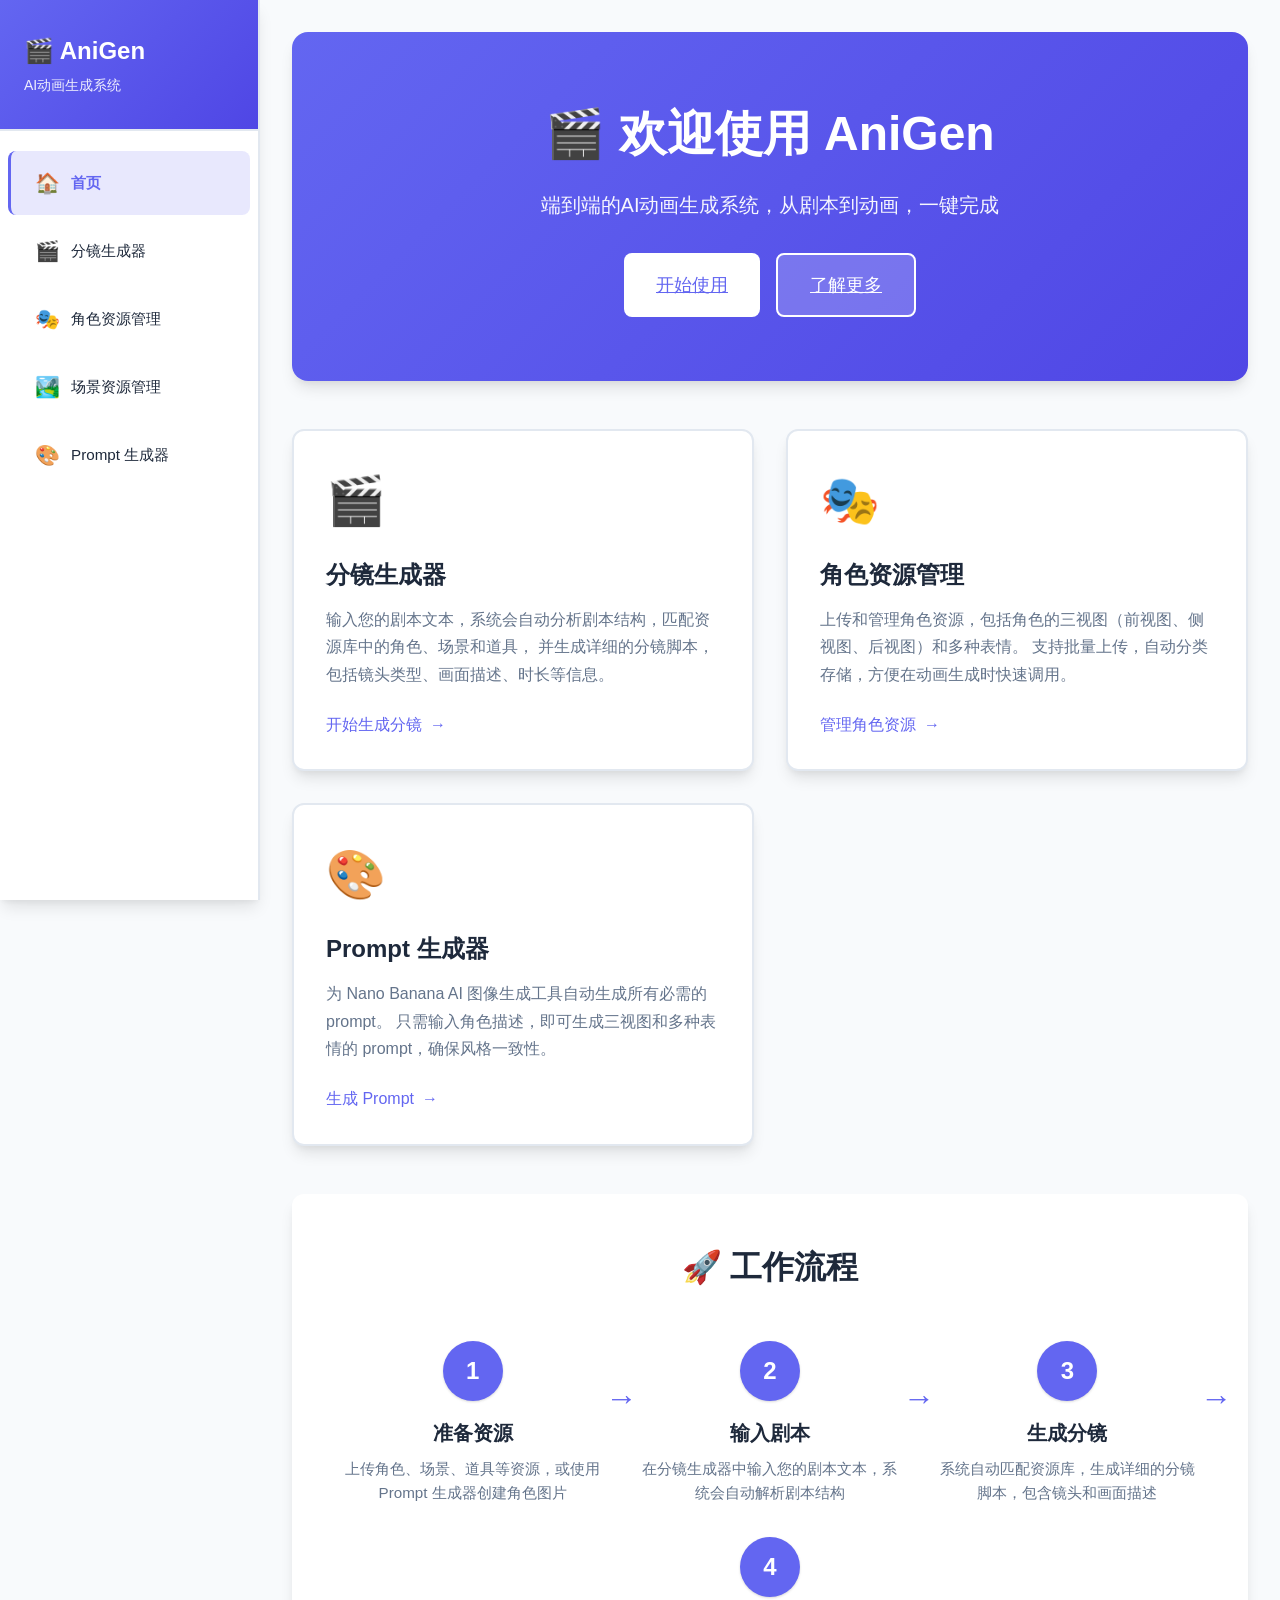
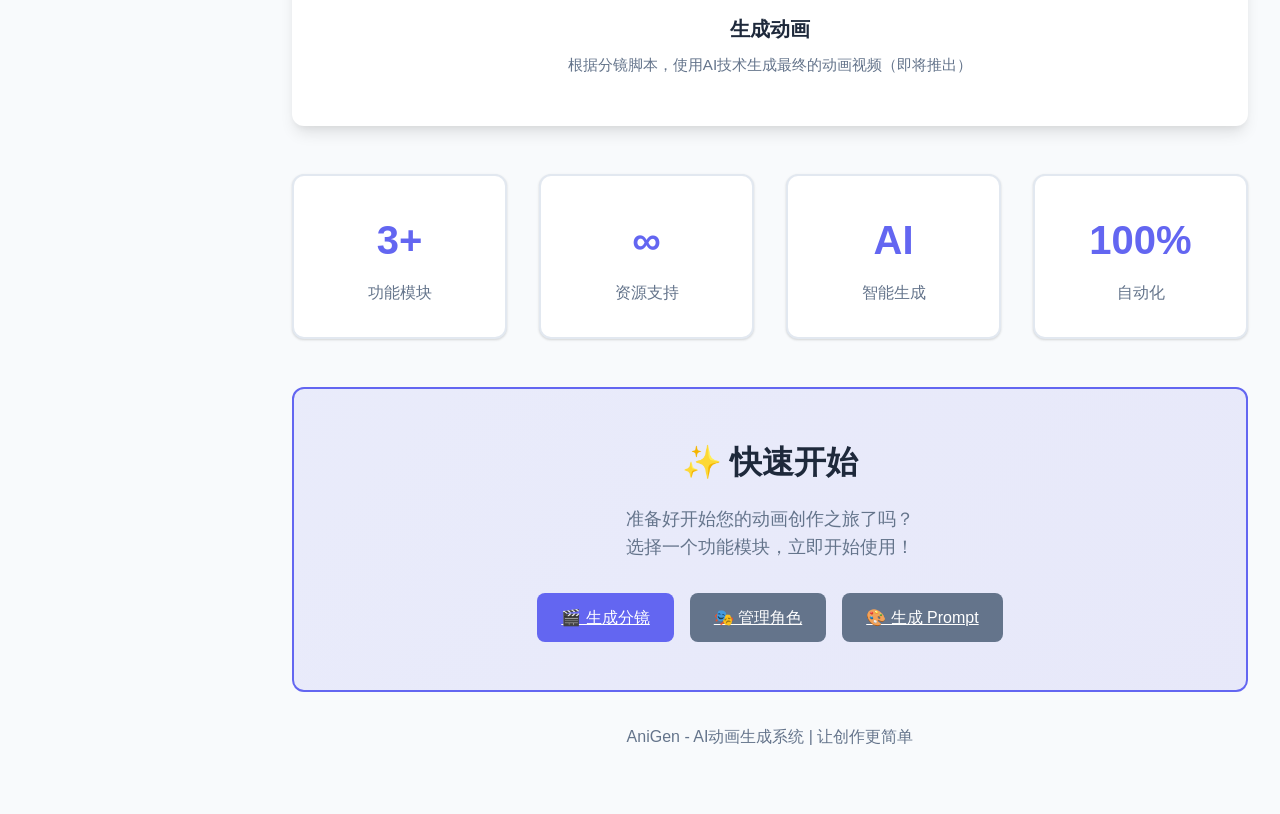
<file: web/index.html>
<!DOCTYPE html>
<html lang="zh-CN">
<head>
    <meta charset="UTF-8">
    <meta name="viewport" content="width=device-width, initial-scale=1.0">
    <title>欢迎 - AniGen AI动画生成系统</title>
    <link rel="stylesheet" href="./styles.css">
    <style>
        .hero-section {
            text-align: center;
            padding: 4rem 2rem;
            background: linear-gradient(135deg, var(--primary-color) 0%, var(--primary-hover) 100%);
            color: white;
            border-radius: 16px;
            margin-bottom: 3rem;
            box-shadow: var(--shadow-lg);
        }

        .hero-section h1 {
            font-size: 3rem;
            margin-bottom: 1rem;
            color: white;
        }

        .hero-section .subtitle {
            font-size: 1.25rem;
            color: rgba(255, 255, 255, 0.95);
            margin-bottom: 2rem;
        }

        .hero-actions {
            display: flex;
            gap: 1rem;
            justify-content: center;
            flex-wrap: wrap;
        }

        .hero-actions .btn {
            padding: 1rem 2rem;
            font-size: 1.1rem;
        }

        .features-grid {
            display: grid;
            grid-template-columns: repeat(auto-fit, minmax(300px, 1fr));
            gap: 2rem;
            margin-bottom: 3rem;
        }

        .feature-card {
            background: var(--surface);
            border-radius: 12px;
            padding: 2rem;
            box-shadow: var(--shadow-lg);
            transition: transform 0.3s, box-shadow 0.3s;
            border: 2px solid var(--border-color);
        }

        .feature-card:hover {
            transform: translateY(-4px);
            box-shadow: 0 20px 25px -5px rgba(0, 0, 0, 0.1), 0 10px 10px -5px rgba(0, 0, 0, 0.04);
        }

        .feature-icon {
            font-size: 3rem;
            margin-bottom: 1rem;
            display: block;
        }

        .feature-card h3 {
            font-size: 1.5rem;
            color: var(--text-primary);
            margin-bottom: 0.75rem;
        }

        .feature-card p {
            color: var(--text-secondary);
            line-height: 1.7;
            margin-bottom: 1.5rem;
        }

        .feature-link {
            display: inline-flex;
            align-items: center;
            color: var(--primary-color);
            text-decoration: none;
            font-weight: 500;
            transition: color 0.2s;
        }

        .feature-link:hover {
            color: var(--primary-hover);
        }

        .feature-link::after {
            content: "→";
            margin-left: 0.5rem;
            transition: transform 0.2s;
        }

        .feature-link:hover::after {
            transform: translateX(4px);
        }

        .workflow-section {
            background: var(--surface);
            border-radius: 12px;
            padding: 3rem;
            margin-bottom: 3rem;
            box-shadow: var(--shadow-lg);
        }

        .workflow-section h2 {
            text-align: center;
            font-size: 2rem;
            margin-bottom: 3rem;
            color: var(--text-primary);
        }

        .workflow-steps {
            display: flex;
            justify-content: space-between;
            align-items: flex-start;
            flex-wrap: wrap;
            gap: 2rem;
            position: relative;
        }

        .workflow-step {
            flex: 1;
            min-width: 200px;
            text-align: center;
            position: relative;
        }

        .workflow-step::after {
            content: "→";
            position: absolute;
            right: -2rem;
            top: 2rem;
            font-size: 2rem;
            color: var(--primary-color);
        }

        .workflow-step:last-child::after {
            display: none;
        }

        .step-number {
            width: 60px;
            height: 60px;
            border-radius: 50%;
            background: var(--primary-color);
            color: white;
            display: flex;
            align-items: center;
            justify-content: center;
            font-size: 1.5rem;
            font-weight: 700;
            margin: 0 auto 1rem;
            box-shadow: var(--shadow);
        }

        .step-title {
            font-size: 1.25rem;
            font-weight: 600;
            color: var(--text-primary);
            margin-bottom: 0.5rem;
        }

        .step-description {
            color: var(--text-secondary);
            font-size: 0.95rem;
            line-height: 1.6;
        }

        .stats-section {
            display: grid;
            grid-template-columns: repeat(auto-fit, minmax(200px, 1fr));
            gap: 2rem;
            margin-bottom: 3rem;
        }

        .stat-card {
            background: var(--surface);
            border-radius: 12px;
            padding: 2rem;
            text-align: center;
            box-shadow: var(--shadow);
            border: 2px solid var(--border-color);
        }

        .stat-value {
            font-size: 2.5rem;
            font-weight: 700;
            color: var(--primary-color);
            margin-bottom: 0.5rem;
        }

        .stat-label {
            color: var(--text-secondary);
            font-size: 1rem;
        }

        .quick-start-section {
            background: linear-gradient(135deg, rgba(99, 102, 241, 0.1) 0%, rgba(79, 70, 229, 0.1) 100%);
            border-radius: 12px;
            padding: 3rem;
            text-align: center;
            border: 2px solid var(--primary-color);
        }

        .quick-start-section h2 {
            font-size: 2rem;
            margin-bottom: 1rem;
            color: var(--text-primary);
        }

        .quick-start-section p {
            color: var(--text-secondary);
            font-size: 1.1rem;
            margin-bottom: 2rem;
        }

        @media (max-width: 768px) {
            .hero-section h1 {
                font-size: 2rem;
            }

            .hero-section .subtitle {
                font-size: 1rem;
            }

            .workflow-step::after {
                display: none;
            }

            .workflow-steps {
                flex-direction: column;
            }

            .features-grid {
                grid-template-columns: 1fr;
            }
        }
    </style>
</head>
<body>
    <!-- 应用布局 -->
    <div class="app-layout">
        <!-- 移动端菜单按钮 -->
        <button id="mobile-menu-toggle" class="mobile-menu-toggle">☰</button>
        
        <!-- 侧边栏遮罩（移动端） -->
        <div id="sidebar-overlay" class="sidebar-overlay"></div>
        
        <!-- 侧边栏 -->
        <aside id="sidebar" class="sidebar">
            <div class="sidebar-header">
                <h1 class="sidebar-logo">🎬 AniGen</h1>
                <p class="sidebar-subtitle">AI动画生成系统</p>
            </div>
            <nav id="sidebar-menu" class="sidebar-menu">
                <!-- 菜单项将通过 menu-config.js 动态生成 -->
            </nav>
        </aside>
        
        <!-- 主内容区域 -->
        <main class="main-content-wrapper">
            <div class="container">
                <!-- 欢迎横幅 -->
                <section class="hero-section">
                    <h1>🎬 欢迎使用 AniGen</h1>
                    <p class="subtitle">端到端的AI动画生成系统，从剧本到动画，一键完成</p>
                    <div class="hero-actions">
                        <a href="./storyboard-generator.html" class="btn btn-primary" style="background: white; color: var(--primary-color);">
                            开始使用
                        </a>
                        <a href="#features" class="btn" style="background: rgba(255, 255, 255, 0.2); color: white; border: 2px solid white;">
                            了解更多
                        </a>
                    </div>
                </section>

                <!-- 功能模块 -->
                <section id="features" class="features-grid">
                    <div class="feature-card">
                        <span class="feature-icon">🎬</span>
                        <h3>分镜生成器</h3>
                        <p>
                            输入您的剧本文本，系统会自动分析剧本结构，匹配资源库中的角色、场景和道具，
                            并生成详细的分镜脚本，包括镜头类型、画面描述、时长等信息。
                        </p>
                        <a href="./storyboard-generator.html" class="feature-link">
                            开始生成分镜
                        </a>
                    </div>

                    <div class="feature-card">
                        <span class="feature-icon">🎭</span>
                        <h3>角色资源管理</h3>
                        <p>
                            上传和管理角色资源，包括角色的三视图（前视图、侧视图、后视图）和多种表情。
                            支持批量上传，自动分类存储，方便在动画生成时快速调用。
                        </p>
                        <a href="./character-upload.html" class="feature-link">
                            管理角色资源
                        </a>
                    </div>

                    <div class="feature-card">
                        <span class="feature-icon">🎨</span>
                        <h3>Prompt 生成器</h3>
                        <p>
                            为 Nano Banana AI 图像生成工具自动生成所有必需的 prompt。
                            只需输入角色描述，即可生成三视图和多种表情的 prompt，确保风格一致性。
                        </p>
                        <a href="./prompt-generator.html" class="feature-link">
                            生成 Prompt
                        </a>
                    </div>
                </section>

                <!-- 工作流程 -->
                <section class="workflow-section">
                    <h2>🚀 工作流程</h2>
                    <div class="workflow-steps">
                        <div class="workflow-step">
                            <div class="step-number">1</div>
                            <div class="step-title">准备资源</div>
                            <div class="step-description">
                                上传角色、场景、道具等资源，或使用 Prompt 生成器创建角色图片
                            </div>
                        </div>
                        <div class="workflow-step">
                            <div class="step-number">2</div>
                            <div class="step-title">输入剧本</div>
                            <div class="step-description">
                                在分镜生成器中输入您的剧本文本，系统会自动解析剧本结构
                            </div>
                        </div>
                        <div class="workflow-step">
                            <div class="step-number">3</div>
                            <div class="step-title">生成分镜</div>
                            <div class="step-description">
                                系统自动匹配资源库，生成详细的分镜脚本，包含镜头和画面描述
                            </div>
                        </div>
                        <div class="workflow-step">
                            <div class="step-number">4</div>
                            <div class="step-title">生成动画</div>
                            <div class="step-description">
                                根据分镜脚本，使用AI技术生成最终的动画视频（即将推出）
                            </div>
                        </div>
                    </div>
                </section>

                <!-- 统计数据 -->
                <section class="stats-section">
                    <div class="stat-card">
                        <div class="stat-value">3+</div>
                        <div class="stat-label">功能模块</div>
                    </div>
                    <div class="stat-card">
                        <div class="stat-value">∞</div>
                        <div class="stat-label">资源支持</div>
                    </div>
                    <div class="stat-card">
                        <div class="stat-value">AI</div>
                        <div class="stat-label">智能生成</div>
                    </div>
                    <div class="stat-card">
                        <div class="stat-value">100%</div>
                        <div class="stat-label">自动化</div>
                    </div>
                </section>

                <!-- 快速开始 -->
                <section class="quick-start-section">
                    <h2>✨ 快速开始</h2>
                    <p>
                        准备好开始您的动画创作之旅了吗？<br>
                        选择一个功能模块，立即开始使用！
                    </p>
                    <div style="display: flex; gap: 1rem; justify-content: center; flex-wrap: wrap; margin-top: 2rem;">
                        <a href="./storyboard-generator.html" class="btn btn-primary">
                            🎬 生成分镜
                        </a>
                        <a href="./character-upload.html" class="btn btn-secondary">
                            🎭 管理角色
                        </a>
                        <a href="./prompt-generator.html" class="btn btn-secondary">
                            🎨 生成 Prompt
                        </a>
                    </div>
                </section>

                <footer>
                    <p>AniGen - AI动画生成系统 | 让创作更简单</p>
                </footer>
            </div>
        </main>
    </div>

    <script src="./menu-config.js"></script>
</body>
</html>
</file>
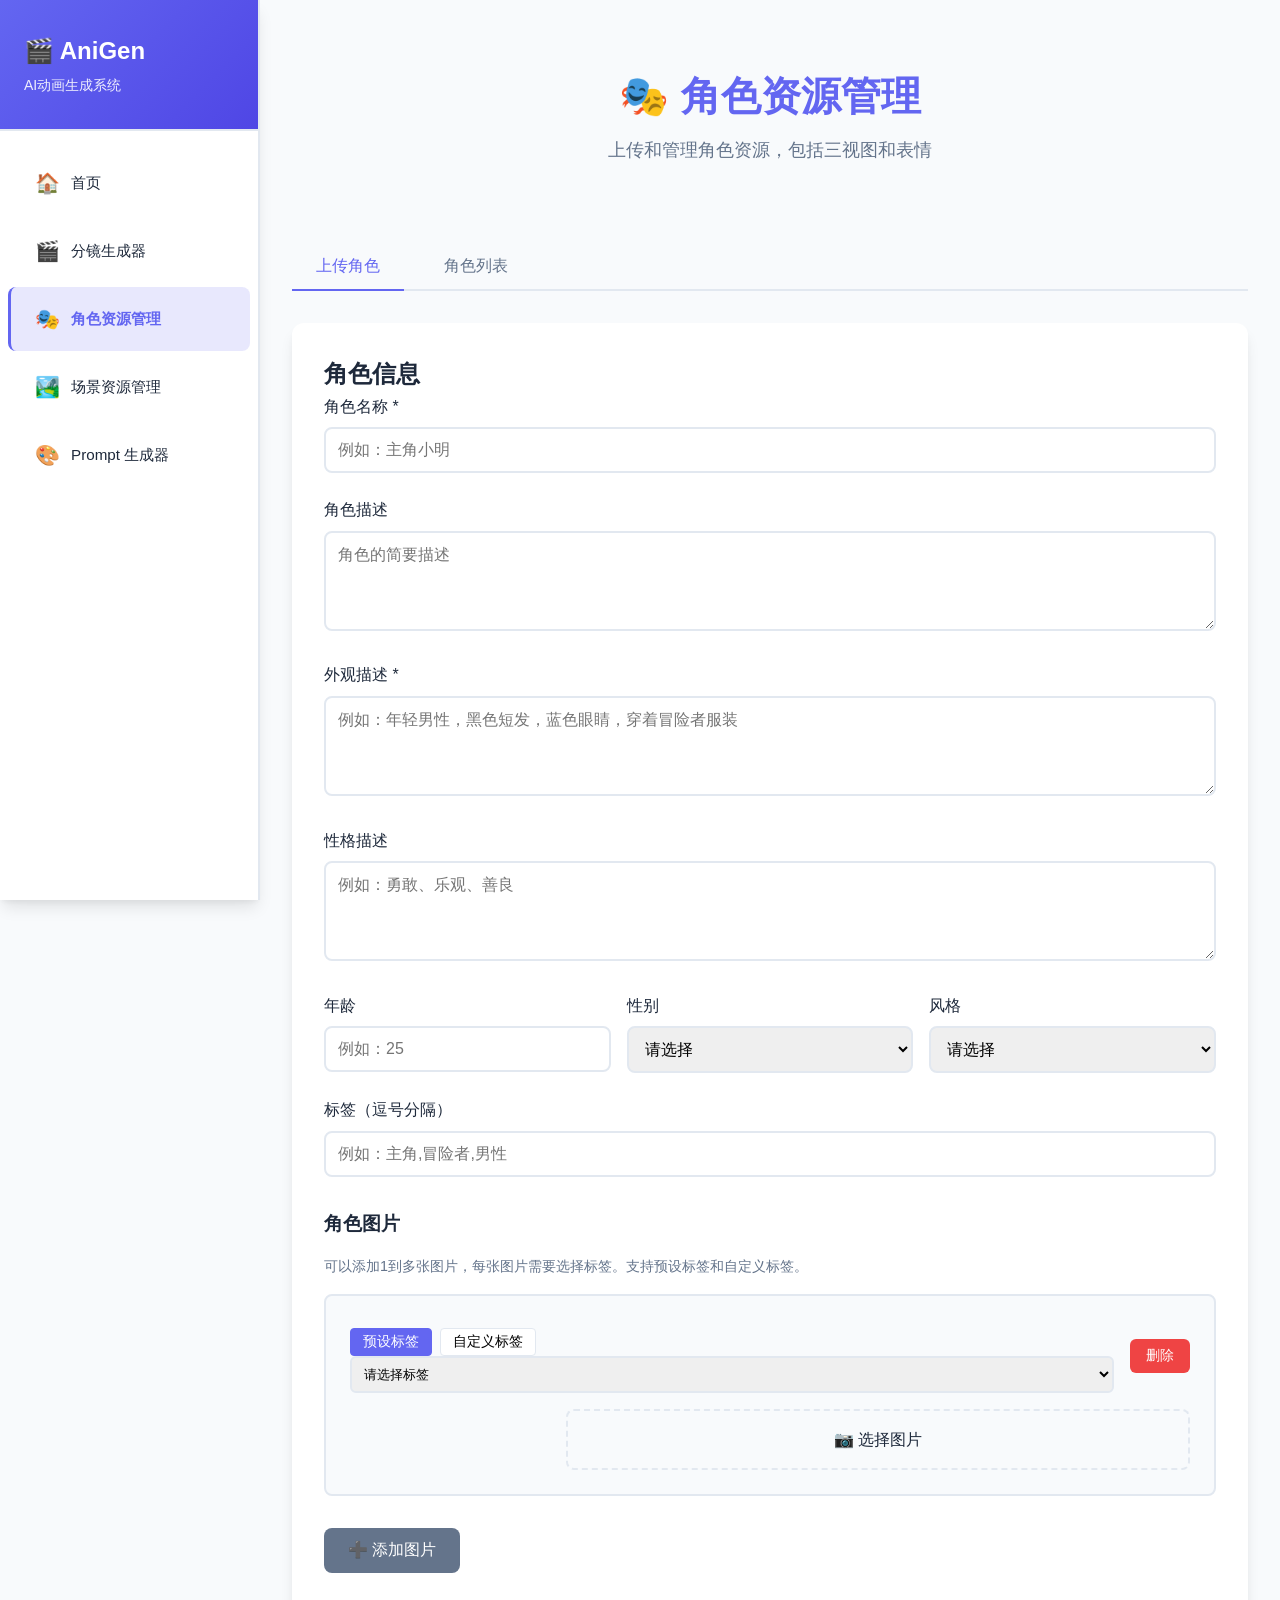
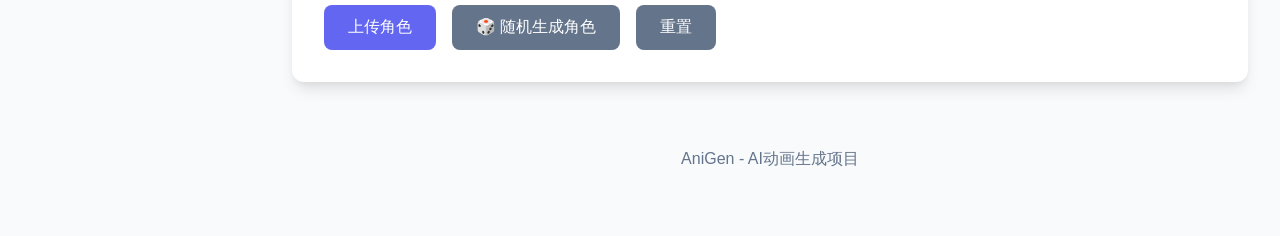
<file: web/character-upload.html>
<!DOCTYPE html>
<html lang="zh-CN">
<head>
    <meta charset="UTF-8">
    <meta name="viewport" content="width=device-width, initial-scale=1.0">
    <title>角色资源上传 - AniGen</title>
    <link rel="stylesheet" href="./styles.css">
    <style>
        .upload-section {
            background: var(--surface);
            border-radius: 12px;
            padding: 2rem;
            box-shadow: var(--shadow-lg);
            margin-bottom: 2rem;
        }

        .file-upload-group {
            margin-bottom: 1.5rem;
        }

        .file-upload-label {
            display: block;
            margin-bottom: 0.5rem;
            font-weight: 500;
            color: var(--text-primary);
        }

        .file-input-wrapper {
            position: relative;
            display: inline-block;
            width: 100%;
        }

        .file-input {
            position: absolute;
            opacity: 0;
            width: 100%;
            height: 100%;
            cursor: pointer;
        }

        .file-input-button {
            display: flex;
            align-items: center;
            justify-content: center;
            padding: 1rem;
            border: 2px dashed var(--border-color);
            border-radius: 8px;
            background: var(--background);
            cursor: pointer;
            transition: all 0.2s;
        }

        .file-input-button:hover {
            border-color: var(--primary-color);
            background: rgba(99, 102, 241, 0.05);
        }

        .file-input-button.has-file {
            border-color: var(--success-color);
            background: rgba(16, 185, 129, 0.05);
        }

        .file-name {
            margin-left: 0.5rem;
            color: var(--text-secondary);
            font-size: 0.9rem;
        }

        .file-preview {
            margin-top: 0.5rem;
            max-width: 200px;
            max-height: 200px;
            border-radius: 6px;
            box-shadow: var(--shadow);
        }

        .expressions-upload {
            display: grid;
            grid-template-columns: repeat(auto-fill, minmax(200px, 1fr));
            gap: 1rem;
            margin-top: 1rem;
        }

        .expression-upload-item {
            display: flex;
            flex-direction: column;
            gap: 0.5rem;
        }

        .character-list {
            display: grid;
            gap: 1rem;
        }

        .character-card {
            background: var(--background);
            border: 2px solid var(--border-color);
            border-radius: 8px;
            padding: 1.5rem;
            transition: box-shadow 0.2s;
        }

        .character-card:hover {
            box-shadow: var(--shadow);
        }

        .character-header {
            display: flex;
            justify-content: space-between;
            align-items: start;
            margin-bottom: 1rem;
        }

        .character-name {
            font-size: 1.2rem;
            font-weight: 600;
            color: var(--text-primary);
        }

        .character-actions {
            display: flex;
            gap: 0.5rem;
        }

        .character-info {
            display: grid;
            grid-template-columns: repeat(auto-fit, minmax(200px, 1fr));
            gap: 1rem;
            margin-bottom: 1rem;
        }

        .info-item {
            display: flex;
            flex-direction: column;
        }

        .info-label {
            font-size: 0.875rem;
            color: var(--text-secondary);
            margin-bottom: 0.25rem;
        }

        .info-value {
            color: var(--text-primary);
        }

        .character-images {
            display: flex;
            gap: 1rem;
            flex-wrap: wrap;
            margin-top: 1rem;
        }

        .character-image {
            width: 100px;
            height: 100px;
            object-fit: cover;
            border-radius: 6px;
            box-shadow: var(--shadow);
        }

        .tabs {
            display: flex;
            gap: 1rem;
            margin-bottom: 2rem;
            border-bottom: 2px solid var(--border-color);
        }

        .tab {
            padding: 0.75rem 1.5rem;
            background: none;
            border: none;
            border-bottom: 2px solid transparent;
            cursor: pointer;
            font-size: 1rem;
            color: var(--text-secondary);
            transition: all 0.2s;
            margin-bottom: -2px;
        }

        .tab.active {
            color: var(--primary-color);
            border-bottom-color: var(--primary-color);
        }

        .tab-content {
            display: none;
        }

        .tab-content.active {
            display: block;
        }

        .loading {
            text-align: center;
            padding: 2rem;
            color: var(--text-secondary);
        }

        .success-message {
            padding: 1rem;
            background: rgba(16, 185, 129, 0.1);
            border: 1px solid var(--success-color);
            border-radius: 6px;
            color: #065f46;
            margin-bottom: 1rem;
        }

        .error-message {
            padding: 1rem;
            background: rgba(239, 68, 68, 0.1);
            border: 1px solid #ef4444;
            border-radius: 6px;
            color: #991b1b;
            margin-bottom: 1rem;
        }

        /* 图片项样式 */
        .image-item {
            background: var(--background);
            border: 2px solid var(--border-color);
            border-radius: 8px;
            padding: 1.5rem;
            margin-bottom: 1rem;
            position: relative;
        }

        .image-item-header {
            display: flex;
            justify-content: space-between;
            align-items: center;
            margin-bottom: 1rem;
        }

        .image-item-label {
            flex: 1;
            margin-right: 1rem;
        }

        .image-item-label select {
            width: 100%;
            padding: 0.5rem;
            border: 2px solid var(--border-color);
            border-radius: 6px;
        }

        .image-item-label input[type="text"] {
            width: 100%;
            padding: 0.5rem;
            border: 2px solid var(--border-color);
            border-radius: 6px;
            margin-top: 0.5rem;
        }

        .image-item-remove {
            background: #ef4444;
            color: white;
            border: none;
            border-radius: 6px;
            padding: 0.5rem 1rem;
            cursor: pointer;
            font-size: 0.875rem;
        }

        .image-item-remove:hover {
            background: #dc2626;
        }

        .image-item-content {
            display: grid;
            grid-template-columns: 200px 1fr;
            gap: 1rem;
            align-items: start;
        }

        .image-item-preview {
            width: 200px;
            height: 200px;
            object-fit: cover;
            border-radius: 6px;
            box-shadow: var(--shadow);
        }

        .image-item-info {
            display: flex;
            flex-direction: column;
            gap: 0.5rem;
        }

        .label-type-toggle {
            display: flex;
            gap: 0.5rem;
            margin-top: 0.5rem;
        }

        .label-type-toggle button {
            padding: 0.25rem 0.75rem;
            border: 1px solid var(--border-color);
            background: var(--surface);
            border-radius: 4px;
            cursor: pointer;
            font-size: 0.875rem;
        }

        .label-type-toggle button.active {
            background: var(--primary-color);
            color: white;
            border-color: var(--primary-color);
        }
    </style>
</head>
<body>
    <!-- 应用布局 -->
    <div class="app-layout">
        <!-- 移动端菜单按钮 -->
        <button id="mobile-menu-toggle" class="mobile-menu-toggle">☰</button>
        
        <!-- 侧边栏遮罩（移动端） -->
        <div id="sidebar-overlay" class="sidebar-overlay"></div>
        
        <!-- 侧边栏 -->
        <aside id="sidebar" class="sidebar">
            <div class="sidebar-header">
                <h1 class="sidebar-logo">🎬 AniGen</h1>
                <p class="sidebar-subtitle">AI动画生成系统</p>
            </div>
            <nav id="sidebar-menu" class="sidebar-menu">
                <!-- 菜单项将通过 menu-config.js 动态生成 -->
            </nav>
        </aside>
        
        <!-- 主内容区域 -->
        <main class="main-content-wrapper">
            <div class="container">
        <header>
            <h1>🎭 角色资源管理</h1>
            <p class="subtitle">上传和管理角色资源，包括三视图和表情</p>
        </header>

        <div class="tabs">
            <button class="tab active" data-tab="upload">上传角色</button>
            <button class="tab" data-tab="list">角色列表</button>
        </div>

        <!-- 上传标签页 -->
        <div class="tab-content active" id="uploadTab">
            <section class="upload-section">
                <h2>角色信息</h2>
                <form id="characterForm" enctype="multipart/form-data">
                    <div class="form-group">
                        <label for="name">角色名称 *</label>
                        <input type="text" id="name" name="name" required placeholder="例如：主角小明">
                    </div>

                    <div class="form-group">
                        <label for="description">角色描述</label>
                        <textarea id="description" name="description" rows="2" placeholder="角色的简要描述"></textarea>
                    </div>

                    <div class="form-group">
                        <label for="appearance">外观描述 *</label>
                        <textarea id="appearance" name="appearance" rows="3" required placeholder="例如：年轻男性，黑色短发，蓝色眼睛，穿着冒险者服装"></textarea>
                    </div>

                    <div class="form-group">
                        <label for="personality">性格描述</label>
                        <textarea id="personality" name="personality" rows="2" placeholder="例如：勇敢、乐观、善良"></textarea>
                    </div>

                    <div class="form-row">
                        <div class="form-group">
                            <label for="age">年龄</label>
                            <input type="number" id="age" name="age" min="1" max="200" placeholder="例如：25">
                        </div>

                        <div class="form-group">
                            <label for="gender">性别</label>
                            <select id="gender" name="gender">
                                <option value="">请选择</option>
                                <option value="男">男</option>
                                <option value="女">女</option>
                                <option value="其他">其他</option>
                            </select>
                        </div>

                        <div class="form-group">
                            <label for="style">风格</label>
                            <select id="style" name="style">
                                <option value="">请选择</option>
                                <option value="anime">Anime（二次元）</option>
                                <option value="cartoon">Cartoon（卡通）</option>
                                <option value="realistic">Realistic（写实）</option>
                                <option value="3D">3D</option>
                                <option value="pixar">Pixar</option>
                            </select>
                        </div>
                    </div>

                    <div class="form-group">
                        <label for="tags">标签（逗号分隔）</label>
                        <input type="text" id="tags" name="tags" placeholder="例如：主角,冒险者,男性">
                    </div>

                    <h3 style="margin-top: 2rem; margin-bottom: 1rem;">角色图片</h3>
                    <p style="margin-bottom: 1rem; color: var(--text-secondary); font-size: 0.9rem;">
                        可以添加1到多张图片，每张图片需要选择标签。支持预设标签和自定义标签。
                    </p>

                    <div id="imagesContainer">
                        <!-- 图片项将通过 JavaScript 动态添加 -->
                    </div>

                    <button type="button" class="btn btn-secondary" id="addImageBtn" style="margin-top: 1rem;">
                        ➕ 添加图片
                    </button>

                    <div class="form-actions">
                        <button type="submit" class="btn btn-primary">上传角色</button>
                        <button type="button" class="btn btn-secondary" id="randomBtn">🎲 随机生成角色</button>
                        <button type="reset" class="btn btn-secondary">重置</button>
                    </div>
                </form>

                <div id="messageArea"></div>
                
                <!-- 随机生成的角色预览 -->
                <div id="randomCharacterPreview" style="display: none; margin-top: 2rem;">
                    <h3>随机生成的角色</h3>
                    <div id="randomCharacterContent"></div>
                </div>
            </section>
        </div>

        <!-- 列表标签页 -->
        <div class="tab-content" id="listTab">
            <section class="upload-section">
                <div style="display: flex; justify-content: space-between; align-items: center; margin-bottom: 1.5rem;">
                    <h2>角色列表</h2>
                    <button class="btn btn-small" id="refreshBtn">刷新</button>
                </div>

                <div class="form-row" style="margin-bottom: 1.5rem;">
                    <div class="form-group">
                        <input type="text" id="searchKeyword" placeholder="搜索关键词...">
                    </div>
                    <div class="form-group">
                        <select id="filterStyle">
                            <option value="">所有风格</option>
                            <option value="anime">Anime</option>
                            <option value="cartoon">Cartoon</option>
                            <option value="realistic">Realistic</option>
                        </select>
                    </div>
                    <div class="form-group">
                        <button class="btn btn-primary" id="searchBtn">搜索</button>
                    </div>
                </div>

                <div class="loading" id="listLoading" style="display: none;">加载中...</div>
                <div class="character-list" id="characterList">
                    <!-- 角色列表将通过 JavaScript 动态生成 -->
                </div>
            </section>
        </div>

        <footer>
            <p>AniGen - AI动画生成项目</p>
        </footer>
            </div>
        </main>
    </div>

    <script src="./menu-config.js"></script>
    <script src="./character-upload.js"></script>
</body>
</html>
</file>
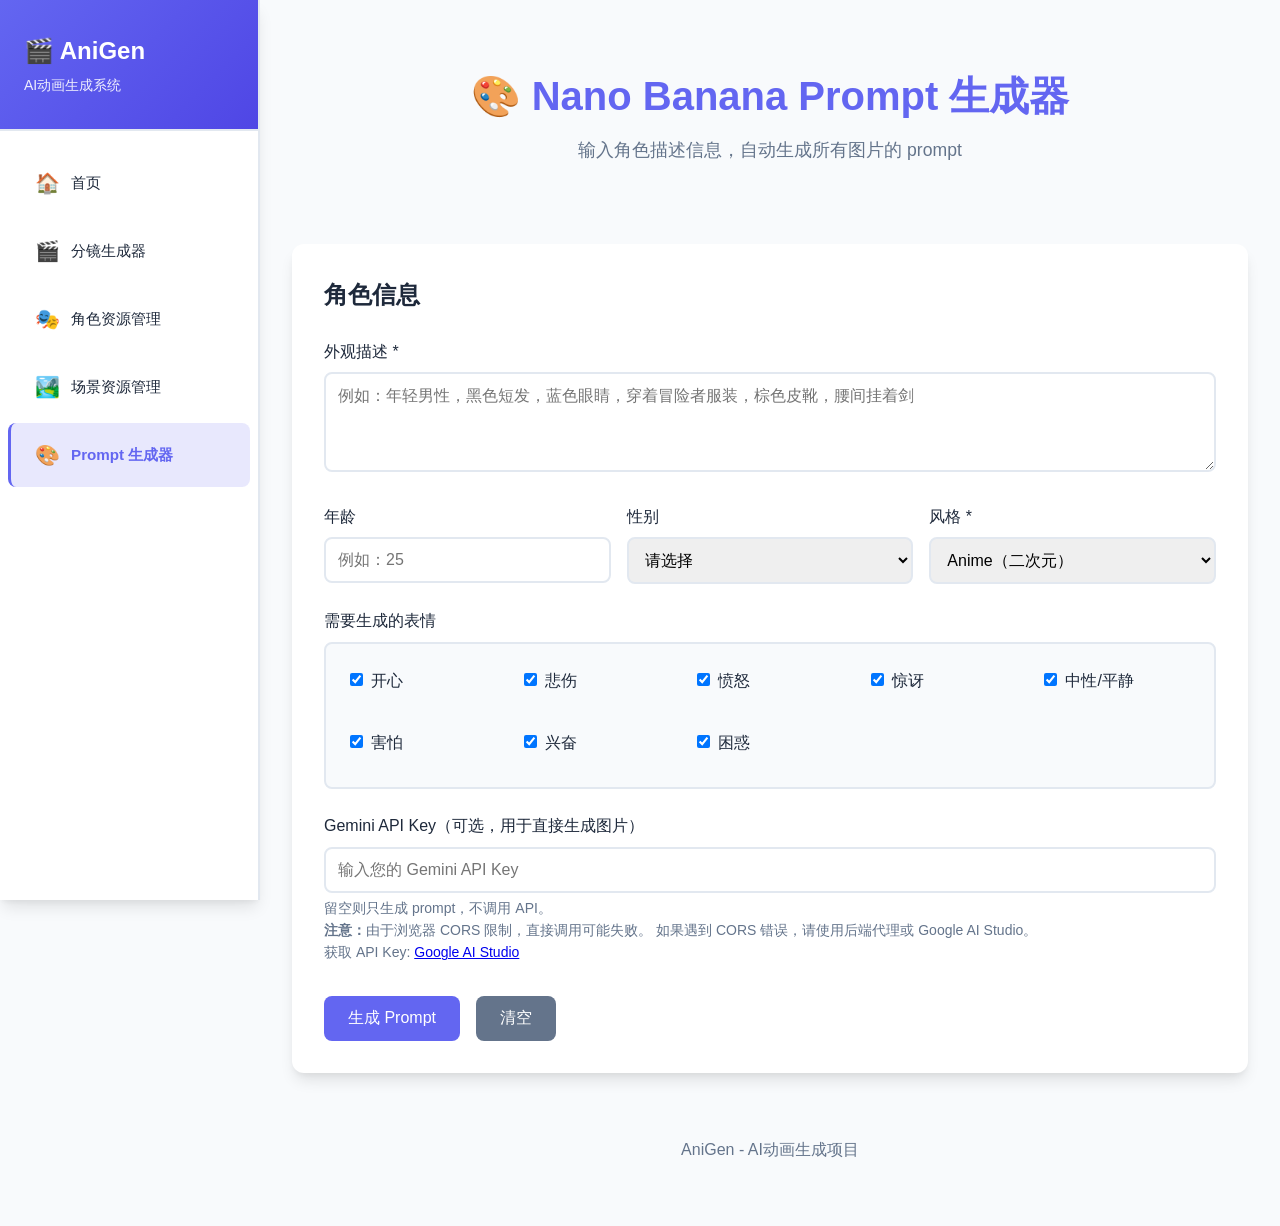
<file: web/prompt-generator.html>
<!DOCTYPE html>
<html lang="zh-CN">
<head>
    <meta charset="UTF-8">
    <meta name="viewport" content="width=device-width, initial-scale=1.0">
    <title>Nano Banana Prompt 生成器 - AniGen</title>
    <link rel="stylesheet" href="./styles.css">
</head>
<body>
    <!-- 应用布局 -->
    <div class="app-layout">
        <!-- 移动端菜单按钮 -->
        <button id="mobile-menu-toggle" class="mobile-menu-toggle">☰</button>
        
        <!-- 侧边栏遮罩（移动端） -->
        <div id="sidebar-overlay" class="sidebar-overlay"></div>
        
        <!-- 侧边栏 -->
        <aside id="sidebar" class="sidebar">
            <div class="sidebar-header">
                <h1 class="sidebar-logo">🎬 AniGen</h1>
                <p class="sidebar-subtitle">AI动画生成系统</p>
            </div>
            <nav id="sidebar-menu" class="sidebar-menu">
                <!-- 菜单项将通过 menu-config.js 动态生成 -->
            </nav>
        </aside>
        
        <!-- 主内容区域 -->
        <main class="main-content-wrapper">
            <div class="container">
        <header>
            <h1>🎨 Nano Banana Prompt 生成器</h1>
            <p class="subtitle">输入角色描述信息，自动生成所有图片的 prompt</p>
        </header>

        <div class="main-content">
            <!-- 输入表单 -->
            <section class="input-section">
                <h2>角色信息</h2>
                <form id="characterForm">
                    <div class="form-group">
                        <label for="appearance">外观描述 *</label>
                        <textarea 
                            id="appearance" 
                            name="appearance" 
                            rows="3" 
                            placeholder="例如：年轻男性，黑色短发，蓝色眼睛，穿着冒险者服装，棕色皮靴，腰间挂着剑"
                            required
                        ></textarea>
                    </div>

                    <div class="form-row">
                        <div class="form-group">
                            <label for="age">年龄</label>
                            <input 
                                type="number" 
                                id="age" 
                                name="age" 
                                min="1" 
                                max="200"
                                placeholder="例如：25"
                            >
                        </div>

                        <div class="form-group">
                            <label for="gender">性别</label>
                            <select id="gender" name="gender">
                                <option value="">请选择</option>
                                <option value="男">男</option>
                                <option value="女">女</option>
                                <option value="其他">其他</option>
                            </select>
                        </div>

                        <div class="form-group">
                            <label for="style">风格 *</label>
                            <select id="style" name="style" required>
                                <option value="anime">Anime（二次元）</option>
                                <option value="cartoon">Cartoon（卡通）</option>
                                <option value="realistic">Realistic（写实）</option>
                                <option value="3D">3D</option>
                                <option value="pixar">Pixar</option>
                            </select>
                        </div>
                    </div>

                    <div class="form-group">
                        <label>需要生成的表情</label>
                        <div class="expressions-grid" id="expressionsGrid">
                            <!-- 表情复选框将通过 JavaScript 动态生成 -->
                        </div>
                    </div>

                    <div class="form-group">
                        <label for="apiKey">Gemini API Key（可选，用于直接生成图片）</label>
                        <input 
                            type="password" 
                            id="apiKey" 
                            name="apiKey" 
                            placeholder="输入您的 Gemini API Key"
                        >
                        <small class="form-hint">
                            留空则只生成 prompt，不调用 API。
                            <br>
                            <strong>注意：</strong>由于浏览器 CORS 限制，直接调用可能失败。
                            如果遇到 CORS 错误，请使用后端代理或 Google AI Studio。
                            <br>
                            获取 API Key: <a href="https://aistudio.google.com/apikey" target="_blank">Google AI Studio</a>
                        </small>
                    </div>

                    <div class="form-actions">
                        <button type="submit" class="btn btn-primary">生成 Prompt</button>
                        <button type="button" class="btn btn-secondary" id="clearBtn">清空</button>
                    </div>
                </form>
            </section>

            <!-- 生成的 Prompt 显示区域 -->
            <section class="output-section" id="outputSection" style="display: none;">
                <div class="output-header">
                    <h2>生成的 Prompt</h2>
                    <div class="header-actions">
                        <button class="btn btn-small btn-generate" id="generateImagesBtn" style="display: none;">
                            <span class="btn-icon">🖼️</span> 生成图片
                        </button>
                        <button class="btn btn-small" id="copyAllBtn">复制全部</button>
                    </div>
                </div>

                <div class="prompts-container" id="promptsContainer">
                    <!-- Prompt 卡片将通过 JavaScript 动态生成 -->
                </div>
            </section>

            <!-- 图片生成区域 -->
            <section class="images-section" id="imagesSection" style="display: none;">
                <div class="output-header">
                    <h2>生成的图片</h2>
                    <button class="btn btn-small" id="downloadAllBtn" style="display: none;">下载全部</button>
                </div>
                <div class="images-container" id="imagesContainer">
                    <!-- 图片将通过 JavaScript 动态生成 -->
                </div>
            </section>
        </div>

        <footer>
            <p>AniGen - AI动画生成项目</p>
        </footer>
            </div>
        </main>
    </div>

    <script src="./menu-config.js"></script>
    <script src="./prompt-generator.js"></script>
</body>
</html>
</file>
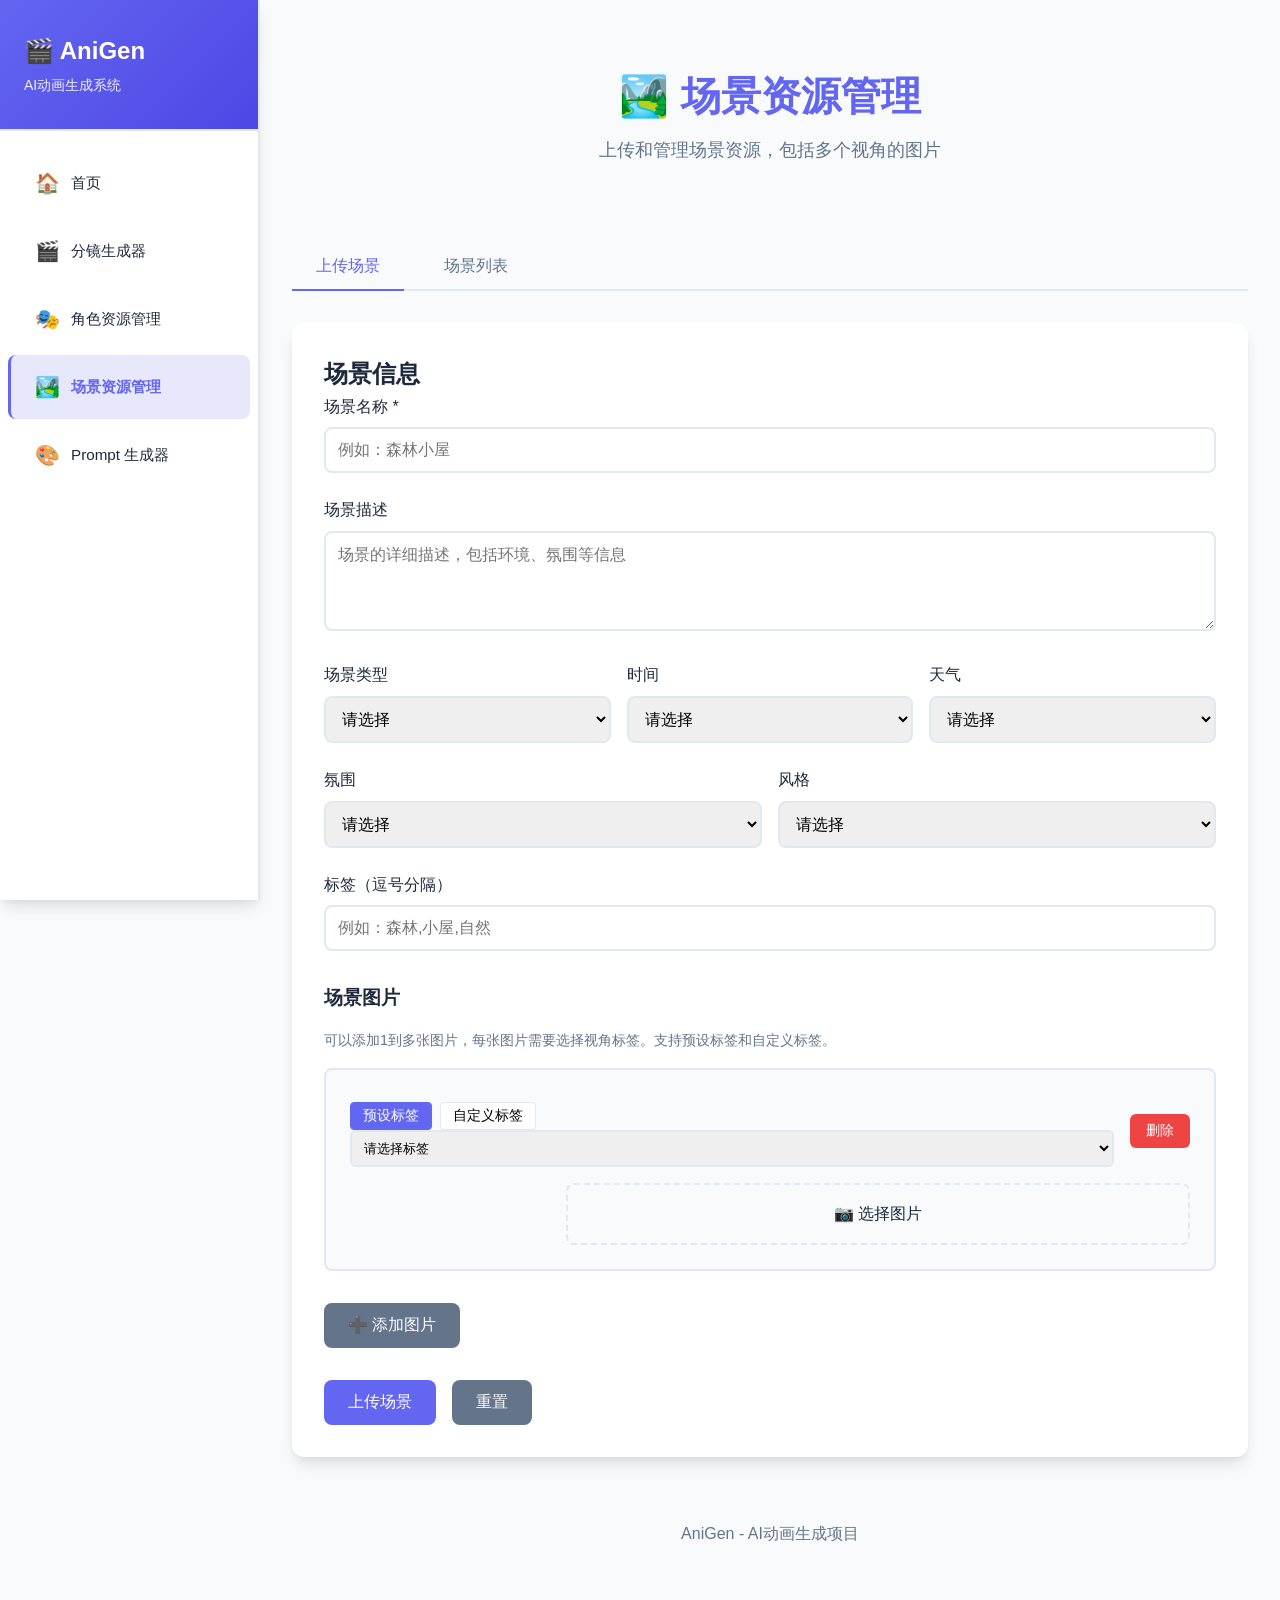
<file: web/scene-upload.html>
<!DOCTYPE html>
<html lang="zh-CN">
<head>
    <meta charset="UTF-8">
    <meta name="viewport" content="width=device-width, initial-scale=1.0">
    <title>场景资源上传 - AniGen</title>
    <link rel="stylesheet" href="./styles.css">
    <style>
        .upload-section {
            background: var(--surface);
            border-radius: 12px;
            padding: 2rem;
            box-shadow: var(--shadow-lg);
            margin-bottom: 2rem;
        }

        .file-upload-group {
            margin-bottom: 1.5rem;
        }

        .file-upload-label {
            display: block;
            margin-bottom: 0.5rem;
            font-weight: 500;
            color: var(--text-primary);
        }

        .file-input-wrapper {
            position: relative;
            display: inline-block;
            width: 100%;
        }

        .file-input {
            position: absolute;
            opacity: 0;
            width: 100%;
            height: 100%;
            cursor: pointer;
        }

        .file-input-button {
            display: flex;
            align-items: center;
            justify-content: center;
            padding: 1rem;
            border: 2px dashed var(--border-color);
            border-radius: 8px;
            background: var(--background);
            cursor: pointer;
            transition: all 0.2s;
        }

        .file-input-button:hover {
            border-color: var(--primary-color);
            background: rgba(99, 102, 241, 0.05);
        }

        .file-input-button.has-file {
            border-color: var(--success-color);
            background: rgba(16, 185, 129, 0.05);
        }

        .scene-list {
            display: grid;
            gap: 1rem;
        }

        .scene-card {
            background: var(--background);
            border: 2px solid var(--border-color);
            border-radius: 8px;
            padding: 1.5rem;
            transition: box-shadow 0.2s;
        }

        .scene-card:hover {
            box-shadow: var(--shadow);
        }

        .scene-header {
            display: flex;
            justify-content: space-between;
            align-items: start;
            margin-bottom: 1rem;
        }

        .scene-name {
            font-size: 1.2rem;
            font-weight: 600;
            color: var(--text-primary);
        }

        .scene-actions {
            display: flex;
            gap: 0.5rem;
        }

        .scene-info {
            display: grid;
            grid-template-columns: repeat(auto-fit, minmax(200px, 1fr));
            gap: 1rem;
            margin-bottom: 1rem;
        }

        .info-item {
            display: flex;
            flex-direction: column;
        }

        .info-label {
            font-size: 0.875rem;
            color: var(--text-secondary);
            margin-bottom: 0.25rem;
        }

        .info-value {
            color: var(--text-primary);
        }

        .scene-images {
            display: flex;
            gap: 1rem;
            flex-wrap: wrap;
            margin-top: 1rem;
        }

        .scene-image {
            width: 100px;
            height: 100px;
            object-fit: cover;
            border-radius: 6px;
            box-shadow: var(--shadow);
        }

        .tabs {
            display: flex;
            gap: 1rem;
            margin-bottom: 2rem;
            border-bottom: 2px solid var(--border-color);
        }

        .tab {
            padding: 0.75rem 1.5rem;
            background: none;
            border: none;
            border-bottom: 2px solid transparent;
            cursor: pointer;
            font-size: 1rem;
            color: var(--text-secondary);
            transition: all 0.2s;
            margin-bottom: -2px;
        }

        .tab.active {
            color: var(--primary-color);
            border-bottom-color: var(--primary-color);
        }

        .tab-content {
            display: none;
        }

        .tab-content.active {
            display: block;
        }

        .loading {
            text-align: center;
            padding: 2rem;
            color: var(--text-secondary);
        }

        .success-message {
            padding: 1rem;
            background: rgba(16, 185, 129, 0.1);
            border: 1px solid var(--success-color);
            border-radius: 6px;
            color: #065f46;
            margin-bottom: 1rem;
        }

        .error-message {
            padding: 1rem;
            background: rgba(239, 68, 68, 0.1);
            border: 1px solid #ef4444;
            border-radius: 6px;
            color: #991b1b;
            margin-bottom: 1rem;
        }

        /* 图片项样式 */
        .image-item {
            background: var(--background);
            border: 2px solid var(--border-color);
            border-radius: 8px;
            padding: 1.5rem;
            margin-bottom: 1rem;
            position: relative;
        }

        .image-item-header {
            display: flex;
            justify-content: space-between;
            align-items: center;
            margin-bottom: 1rem;
        }

        .image-item-label {
            flex: 1;
            margin-right: 1rem;
        }

        .image-item-label select {
            width: 100%;
            padding: 0.5rem;
            border: 2px solid var(--border-color);
            border-radius: 6px;
        }

        .image-item-label input[type="text"] {
            width: 100%;
            padding: 0.5rem;
            border: 2px solid var(--border-color);
            border-radius: 6px;
            margin-top: 0.5rem;
        }

        .image-item-remove {
            background: #ef4444;
            color: white;
            border: none;
            border-radius: 6px;
            padding: 0.5rem 1rem;
            cursor: pointer;
            font-size: 0.875rem;
        }

        .image-item-remove:hover {
            background: #dc2626;
        }

        .image-item-content {
            display: grid;
            grid-template-columns: 200px 1fr;
            gap: 1rem;
            align-items: start;
        }

        .image-item-preview {
            width: 200px;
            height: 200px;
            object-fit: cover;
            border-radius: 6px;
            box-shadow: var(--shadow);
        }

        .image-item-info {
            display: flex;
            flex-direction: column;
            gap: 0.5rem;
        }

        .label-type-toggle {
            display: flex;
            gap: 0.5rem;
            margin-top: 0.5rem;
        }

        .label-type-toggle button {
            padding: 0.25rem 0.75rem;
            border: 1px solid var(--border-color);
            background: var(--surface);
            border-radius: 4px;
            cursor: pointer;
            font-size: 0.875rem;
        }

        .label-type-toggle button.active {
            background: var(--primary-color);
            color: white;
            border-color: var(--primary-color);
        }
    </style>
</head>
<body>
    <!-- 应用布局 -->
    <div class="app-layout">
        <!-- 移动端菜单按钮 -->
        <button id="mobile-menu-toggle" class="mobile-menu-toggle">☰</button>
        
        <!-- 侧边栏遮罩（移动端） -->
        <div id="sidebar-overlay" class="sidebar-overlay"></div>
        
        <!-- 侧边栏 -->
        <aside id="sidebar" class="sidebar">
            <div class="sidebar-header">
                <h1 class="sidebar-logo">🎬 AniGen</h1>
                <p class="sidebar-subtitle">AI动画生成系统</p>
            </div>
            <nav id="sidebar-menu" class="sidebar-menu">
                <!-- 菜单项将通过 menu-config.js 动态生成 -->
            </nav>
        </aside>
        
        <!-- 主内容区域 -->
        <main class="main-content-wrapper">
            <div class="container">
        <header>
            <h1>🏞️ 场景资源管理</h1>
            <p class="subtitle">上传和管理场景资源，包括多个视角的图片</p>
        </header>

        <div class="tabs">
            <button class="tab active" data-tab="upload">上传场景</button>
            <button class="tab" data-tab="list">场景列表</button>
        </div>

        <!-- 上传标签页 -->
        <div class="tab-content active" id="uploadTab">
            <section class="upload-section">
                <h2>场景信息</h2>
                <form id="sceneForm" enctype="multipart/form-data">
                    <div class="form-group">
                        <label for="name">场景名称 *</label>
                        <input type="text" id="name" name="name" required placeholder="例如：森林小屋">
                    </div>

                    <div class="form-group">
                        <label for="description">场景描述</label>
                        <textarea id="description" name="description" rows="3" required placeholder="场景的详细描述，包括环境、氛围等信息"></textarea>
                    </div>

                    <div class="form-row">
                        <div class="form-group">
                            <label for="location_type">场景类型</label>
                            <select id="location_type" name="location_type">
                                <option value="">请选择</option>
                                <option value="室内">室内</option>
                                <option value="室外">室外</option>
                                <option value="城市">城市</option>
                                <option value="自然">自然</option>
                                <option value="建筑">建筑</option>
                                <option value="其他">其他</option>
                            </select>
                        </div>

                        <div class="form-group">
                            <label for="time_of_day">时间</label>
                            <select id="time_of_day" name="time_of_day">
                                <option value="">请选择</option>
                                <option value="白天">白天</option>
                                <option value="夜晚">夜晚</option>
                                <option value="黄昏">黄昏</option>
                                <option value="黎明">黎明</option>
                                <option value="正午">正午</option>
                            </select>
                        </div>

                        <div class="form-group">
                            <label for="weather">天气</label>
                            <select id="weather" name="weather">
                                <option value="">请选择</option>
                                <option value="晴天">晴天</option>
                                <option value="阴天">阴天</option>
                                <option value="雨天">雨天</option>
                                <option value="雪天">雪天</option>
                                <option value="雾天">雾天</option>
                            </select>
                        </div>
                    </div>

                    <div class="form-row">
                        <div class="form-group">
                            <label for="mood">氛围</label>
                            <select id="mood" name="mood">
                                <option value="">请选择</option>
                                <option value="温馨">温馨</option>
                                <option value="紧张">紧张</option>
                                <option value="神秘">神秘</option>
                                <option value="轻松">轻松</option>
                                <option value="悲伤">悲伤</option>
                                <option value="欢乐">欢乐</option>
                            </select>
                        </div>

                        <div class="form-group">
                            <label for="style">风格</label>
                            <select id="style" name="style">
                                <option value="">请选择</option>
                                <option value="anime">Anime（二次元）</option>
                                <option value="cartoon">Cartoon（卡通）</option>
                                <option value="realistic">Realistic（写实）</option>
                                <option value="3D">3D</option>
                                <option value="pixar">Pixar</option>
                            </select>
                        </div>
                    </div>

                    <div class="form-group">
                        <label for="tags">标签（逗号分隔）</label>
                        <input type="text" id="tags" name="tags" placeholder="例如：森林,小屋,自然">
                    </div>

                    <h3 style="margin-top: 2rem; margin-bottom: 1rem;">场景图片</h3>
                    <p style="margin-bottom: 1rem; color: var(--text-secondary); font-size: 0.9rem;">
                        可以添加1到多张图片，每张图片需要选择视角标签。支持预设标签和自定义标签。
                    </p>

                    <div id="imagesContainer">
                        <!-- 图片项将通过 JavaScript 动态添加 -->
                    </div>

                    <button type="button" class="btn btn-secondary" id="addImageBtn" style="margin-top: 1rem;">
                        ➕ 添加图片
                    </button>

                    <div class="form-actions">
                        <button type="submit" class="btn btn-primary">上传场景</button>
                        <button type="reset" class="btn btn-secondary">重置</button>
                    </div>
                </form>

                <div id="messageArea"></div>
            </section>
        </div>

        <!-- 列表标签页 -->
        <div class="tab-content" id="listTab">
            <section class="upload-section">
                <div style="display: flex; justify-content: space-between; align-items: center; margin-bottom: 1.5rem;">
                    <h2>场景列表</h2>
                    <button class="btn btn-small" id="refreshBtn">刷新</button>
                </div>

                <div class="form-row" style="margin-bottom: 1.5rem;">
                    <div class="form-group">
                        <input type="text" id="searchKeyword" placeholder="搜索关键词...">
                    </div>
                    <div class="form-group">
                        <select id="filterLocationType">
                            <option value="">所有类型</option>
                            <option value="室内">室内</option>
                            <option value="室外">室外</option>
                            <option value="城市">城市</option>
                            <option value="自然">自然</option>
                        </select>
                    </div>
                    <div class="form-group">
                        <select id="filterStyle">
                            <option value="">所有风格</option>
                            <option value="anime">Anime</option>
                            <option value="cartoon">Cartoon</option>
                            <option value="realistic">Realistic</option>
                        </select>
                    </div>
                    <div class="form-group">
                        <button class="btn btn-primary" id="searchBtn">搜索</button>
                    </div>
                </div>

                <div class="loading" id="listLoading" style="display: none;">加载中...</div>
                <div class="scene-list" id="sceneList">
                    <!-- 场景列表将通过 JavaScript 动态生成 -->
                </div>
            </section>
        </div>

        <footer>
            <p>AniGen - AI动画生成项目</p>
        </footer>
            </div>
        </main>
    </div>

    <script src="./menu-config.js"></script>
    <script src="./scene-upload.js"></script>
</body>
</html>
</file>
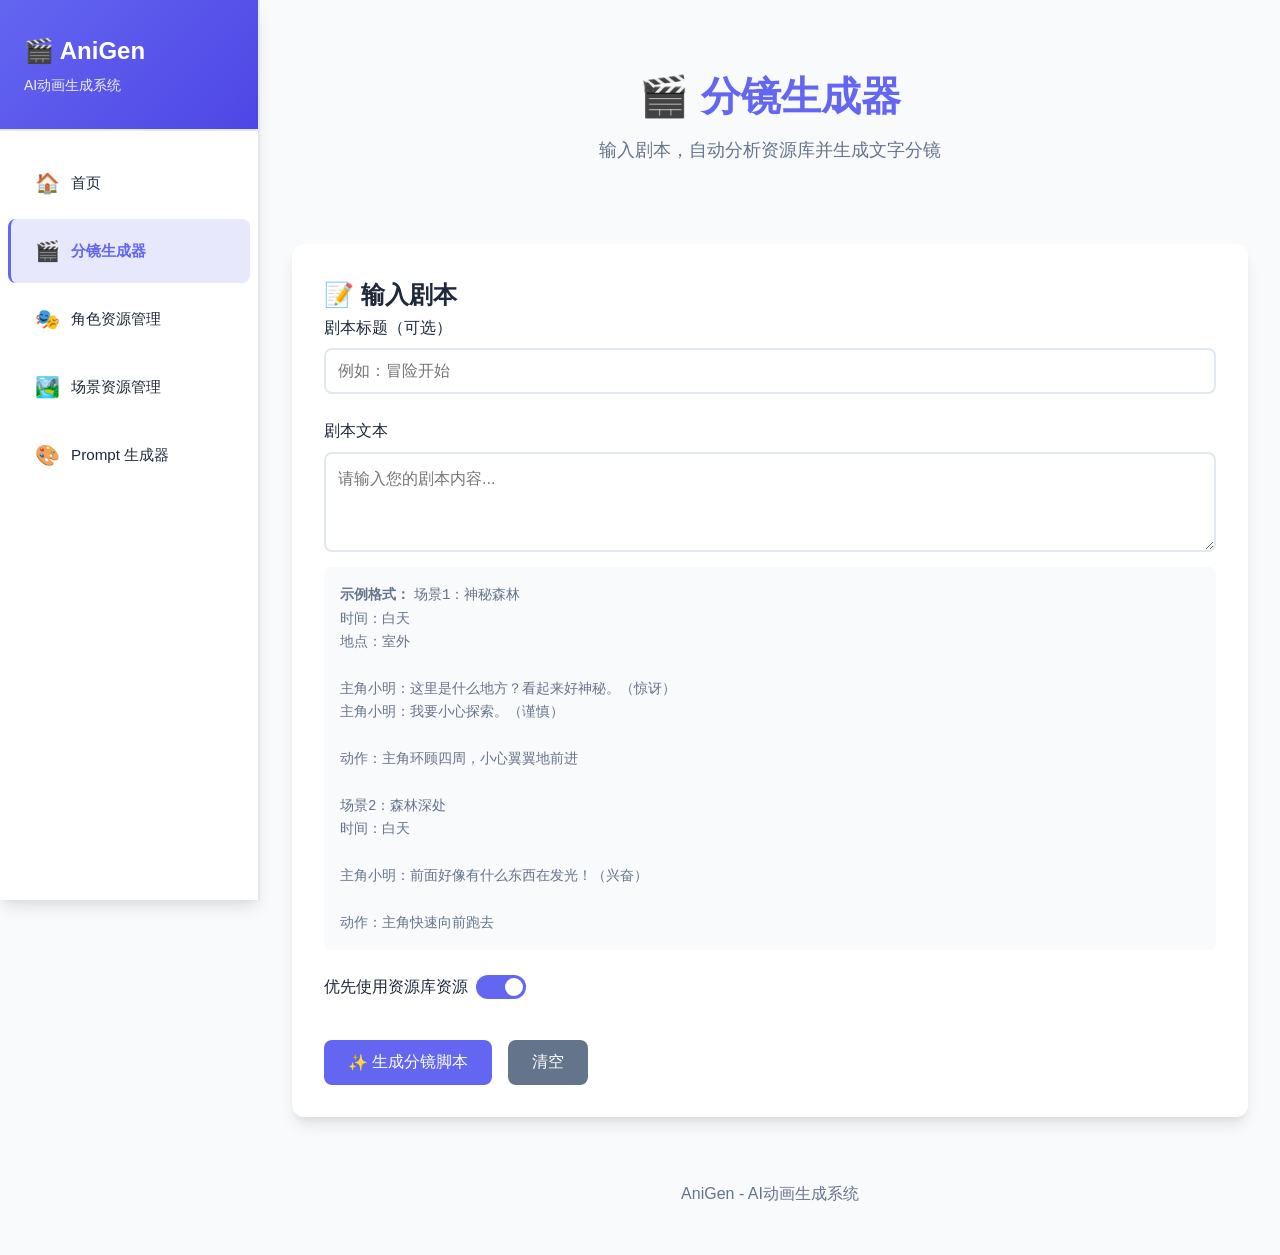
<file: web/storyboard-generator.html>
<!DOCTYPE html>
<html lang="zh-CN">
<head>
    <meta charset="UTF-8">
    <meta name="viewport" content="width=device-width, initial-scale=1.0">
    <title>分镜生成器 - AniGen</title>
    <link rel="stylesheet" href="./styles.css">
    <style>
        .script-input-section {
            background: var(--surface);
            border-radius: 12px;
            padding: 2rem;
            box-shadow: var(--shadow-lg);
            margin-bottom: 2rem;
        }

        .script-textarea {
            width: 100%;
            min-height: 300px;
            padding: 1rem;
            border: 2px solid var(--border-color);
            border-radius: 8px;
            font-family: "Monaco", "Menlo", "Ubuntu Mono", monospace;
            font-size: 0.95rem;
            line-height: 1.6;
            resize: vertical;
        }

        .script-textarea:focus {
            outline: none;
            border-color: var(--primary-color);
            box-shadow: 0 0 0 3px rgba(99, 102, 241, 0.1);
        }

        .script-example {
            margin-top: 0.5rem;
            padding: 1rem;
            background: var(--background);
            border-radius: 6px;
            font-size: 0.875rem;
            color: var(--text-secondary);
        }

        .script-example code {
            font-family: "Monaco", "Menlo", "Ubuntu Mono", monospace;
            white-space: pre-wrap;
        }

        .resources-preview {
            background: var(--surface);
            border-radius: 12px;
            padding: 2rem;
            box-shadow: var(--shadow-lg);
            margin-bottom: 2rem;
        }

        .resources-grid {
            display: grid;
            grid-template-columns: repeat(auto-fill, minmax(250px, 1fr));
            gap: 1rem;
            margin-top: 1rem;
        }

        .resource-card {
            background: var(--background);
            border: 2px solid var(--border-color);
            border-radius: 8px;
            padding: 1rem;
            transition: box-shadow 0.2s;
        }

        .resource-card:hover {
            box-shadow: var(--shadow);
        }

        .resource-card-header {
            display: flex;
            justify-content: space-between;
            align-items: center;
            margin-bottom: 0.5rem;
        }

        .resource-card-header h4 {
            font-size: 1rem;
            color: var(--text-primary);
        }

        .resource-badge {
            display: inline-block;
            padding: 0.25rem 0.5rem;
            border-radius: 4px;
            font-size: 0.75rem;
            font-weight: 500;
        }

        .resource-badge.character {
            background: #dbeafe;
            color: #1e40af;
        }

        .resource-badge.scene {
            background: #dcfce7;
            color: #166534;
        }

        .resource-badge.prop {
            background: #fef3c7;
            color: #92400e;
        }

        .resource-badge.action {
            background: #fce7f3;
            color: #9f1239;
        }

        .resource-info {
            font-size: 0.875rem;
            color: var(--text-secondary);
            margin-top: 0.5rem;
        }

        .storyboard-section {
            background: var(--surface);
            border-radius: 12px;
            padding: 2rem;
            box-shadow: var(--shadow-lg);
            margin-bottom: 2rem;
        }

        .storyboard-stats {
            display: flex;
            gap: 2rem;
            margin-bottom: 1.5rem;
            padding: 1rem;
            background: var(--background);
            border-radius: 8px;
        }

        .stat-item {
            display: flex;
            flex-direction: column;
        }

        .stat-label {
            font-size: 0.875rem;
            color: var(--text-secondary);
            margin-bottom: 0.25rem;
        }

        .stat-value {
            font-size: 1.5rem;
            font-weight: 600;
            color: var(--primary-color);
        }

        .shots-list {
            display: grid;
            gap: 1.5rem;
        }

        .shot-card {
            background: var(--background);
            border: 2px solid var(--border-color);
            border-radius: 8px;
            padding: 1.5rem;
            transition: box-shadow 0.2s;
        }

        .shot-card:hover {
            box-shadow: var(--shadow);
        }

        .shot-header {
            display: flex;
            justify-content: space-between;
            align-items: center;
            margin-bottom: 1rem;
            padding-bottom: 0.75rem;
            border-bottom: 1px solid var(--border-color);
        }

        .shot-title {
            font-size: 1.1rem;
            font-weight: 600;
            color: var(--text-primary);
        }

        .shot-meta {
            display: flex;
            gap: 1rem;
            font-size: 0.875rem;
            color: var(--text-secondary);
        }

        .shot-content {
            margin-top: 1rem;
        }

        .shot-description {
            padding: 1rem;
            background: var(--surface);
            border-radius: 6px;
            margin-bottom: 1rem;
            line-height: 1.6;
        }

        .shot-resources {
            margin-top: 1rem;
            padding-top: 1rem;
            border-top: 1px solid var(--border-color);
        }

        .shot-resources-title {
            font-size: 0.875rem;
            font-weight: 600;
            color: var(--text-secondary);
            margin-bottom: 0.5rem;
        }

        .resource-tag {
            display: inline-block;
            padding: 0.25rem 0.75rem;
            margin: 0.25rem;
            background: var(--primary-color);
            color: white;
            border-radius: 12px;
            font-size: 0.75rem;
        }

        .resource-tag.scene {
            background: var(--success-color);
        }

        .toggle-section {
            display: flex;
            align-items: center;
            gap: 0.5rem;
            margin-bottom: 1rem;
        }

        .toggle-switch {
            position: relative;
            display: inline-block;
            width: 50px;
            height: 24px;
        }

        .toggle-switch input {
            opacity: 0;
            width: 0;
            height: 0;
        }

        .toggle-slider {
            position: absolute;
            cursor: pointer;
            top: 0;
            left: 0;
            right: 0;
            bottom: 0;
            background-color: var(--border-color);
            transition: 0.3s;
            border-radius: 24px;
        }

        .toggle-slider:before {
            position: absolute;
            content: "";
            height: 18px;
            width: 18px;
            left: 3px;
            bottom: 3px;
            background-color: white;
            transition: 0.3s;
            border-radius: 50%;
        }

        .toggle-switch input:checked + .toggle-slider {
            background-color: var(--primary-color);
        }

        .toggle-switch input:checked + .toggle-slider:before {
            transform: translateX(26px);
        }
    </style>
</head>
<body>
    <!-- 应用布局 -->
    <div class="app-layout">
        <!-- 移动端菜单按钮 -->
        <button id="mobile-menu-toggle" class="mobile-menu-toggle">☰</button>
        
        <!-- 侧边栏遮罩（移动端） -->
        <div id="sidebar-overlay" class="sidebar-overlay"></div>
        
        <!-- 侧边栏 -->
        <aside id="sidebar" class="sidebar">
            <div class="sidebar-header">
                <h1 class="sidebar-logo">🎬 AniGen</h1>
                <p class="sidebar-subtitle">AI动画生成系统</p>
            </div>
            <nav id="sidebar-menu" class="sidebar-menu">
                <!-- 菜单项将通过 menu-config.js 动态生成 -->
            </nav>
        </aside>
        
        <!-- 主内容区域 -->
        <main class="main-content-wrapper">
            <div class="container">
        <header>
            <h1>🎬 分镜生成器</h1>
            <p class="subtitle">输入剧本，自动分析资源库并生成文字分镜</p>
        </header>

        <main class="main-content">
            <!-- 剧本输入区域 -->
            <section class="script-input-section">
                <h2>📝 输入剧本</h2>
                <div class="form-group">
                    <label for="script-title">剧本标题（可选）</label>
                    <input type="text" id="script-title" placeholder="例如：冒险开始">
                </div>
                <div class="form-group">
                    <label for="script-text">剧本文本</label>
                    <textarea 
                        id="script-text" 
                        class="script-textarea" 
                        placeholder="请输入您的剧本内容..."
                    ></textarea>
                    <div class="script-example">
                        <strong>示例格式：</strong>
                        <code>场景1：神秘森林
时间：白天
地点：室外

主角小明：这里是什么地方？看起来好神秘。（惊讶）
主角小明：我要小心探索。（谨慎）

动作：主角环顾四周，小心翼翼地前进

场景2：森林深处
时间：白天

主角小明：前面好像有什么东西在发光！（兴奋）

动作：主角快速向前跑去</code>
                    </div>
                </div>
                <div class="form-group">
                    <div class="toggle-section">
                        <label for="prefer-resources">优先使用资源库资源</label>
                        <label class="toggle-switch">
                            <input type="checkbox" id="prefer-resources" checked>
                            <span class="toggle-slider"></span>
                        </label>
                    </div>
                </div>
                <div class="form-actions">
                    <button class="btn btn-primary" id="generate-btn">
                        <span class="btn-icon">✨</span>
                        生成分镜脚本
                    </button>
                    <button class="btn btn-secondary" id="clear-btn">
                        清空
                    </button>
                </div>
            </section>

            <!-- 资源预览区域 -->
            <section class="resources-preview" id="resources-preview" style="display: none;">
                <div class="output-header">
                    <h2>📚 资源库匹配结果</h2>
                </div>
                <div id="resources-grid" class="resources-grid"></div>
            </section>

            <!-- 分镜结果区域 -->
            <section class="storyboard-section" id="storyboard-section" style="display: none;">
                <div class="output-header">
                    <h2>🎞️ 生成的分镜脚本</h2>
                    <div class="header-actions">
                        <button class="btn btn-copy btn-small" id="copy-json-btn">
                            📋 复制JSON
                        </button>
                        <button class="btn btn-secondary btn-small" id="download-json-btn">
                            💾 下载JSON
                        </button>
                    </div>
                </div>
                <div class="storyboard-stats" id="storyboard-stats"></div>
                <div class="shots-list" id="shots-list"></div>
            </section>

            <!-- 加载状态 -->
            <div class="loading" id="loading" style="display: none;">
                <div>正在生成分镜脚本...</div>
                <div class="loading-detail" id="loading-detail"></div>
                <div class="progress-bar">
                    <div class="progress" id="progress" style="width: 0%"></div>
                </div>
            </div>

            <!-- 错误消息 -->
            <div class="error-message" id="error-message" style="display: none;"></div>
        </main>

        <footer>
            <p>AniGen - AI动画生成系统</p>
        </footer>
            </div>
        </main>
    </div>

    <script src="./menu-config.js"></script>
    <script src="./storyboard-generator.js"></script>
</body>
</html>
</file>
<file: web/styles.css>
/* 全局样式 */
* {
    margin: 0;
    padding: 0;
    box-sizing: border-box;
}

:root {
    --primary-color: #6366f1;
    --primary-hover: #4f46e5;
    --secondary-color: #64748b;
    --success-color: #10b981;
    --background: #f8fafc;
    --surface: #ffffff;
    --text-primary: #1e293b;
    --text-secondary: #64748b;
    --border-color: #e2e8f0;
    --shadow: 0 1px 3px 0 rgba(0, 0, 0, 0.1), 0 1px 2px 0 rgba(0, 0, 0, 0.06);
    --shadow-lg: 0 10px 15px -3px rgba(0, 0, 0, 0.1), 0 4px 6px -2px rgba(0, 0, 0, 0.05);
    --sidebar-width: 260px;
}

body {
    font-family: -apple-system, BlinkMacSystemFont, "Segoe UI", Roboto, "Helvetica Neue", Arial, sans-serif;
    background: var(--background);
    color: var(--text-primary);
    line-height: 1.6;
}

/* 应用布局 */
.app-layout {
    display: flex;
    min-height: 100vh;
}

/* 侧边栏样式 */
.sidebar {
    width: var(--sidebar-width);
    background: var(--surface);
    border-right: 2px solid var(--border-color);
    display: flex;
    flex-direction: column;
    position: fixed;
    left: 0;
    top: 0;
    height: 100vh;
    overflow-y: auto;
    z-index: 1000;
    box-shadow: var(--shadow-lg);
}

.sidebar-header {
    padding: 2rem 1.5rem;
    border-bottom: 2px solid var(--border-color);
    background: linear-gradient(135deg, var(--primary-color) 0%, var(--primary-hover) 100%);
    color: white;
}

.sidebar-logo {
    font-size: 1.5rem;
    font-weight: 700;
    margin-bottom: 0.25rem;
    color: white;
}

.sidebar-subtitle {
    font-size: 0.875rem;
    color: rgba(255, 255, 255, 0.9);
    margin: 0;
}

.sidebar-menu {
    padding: 1rem 0;
    flex: 1;
}

.menu-item {
    display: flex;
    align-items: center;
    padding: 1rem 1.5rem;
    color: var(--text-primary);
    text-decoration: none;
    transition: all 0.2s;
    border-left: 3px solid transparent;
    margin: 0.25rem 0.5rem;
    border-radius: 8px;
}

.menu-item:hover {
    background: rgba(99, 102, 241, 0.1);
    color: var(--primary-color);
}

.menu-item.active {
    background: rgba(99, 102, 241, 0.15);
    color: var(--primary-color);
    border-left-color: var(--primary-color);
    font-weight: 600;
}

.menu-icon {
    font-size: 1.25rem;
    margin-right: 0.75rem;
    width: 24px;
    text-align: center;
}

.menu-title {
    font-size: 0.95rem;
}

/* 主内容区域 */
.main-content-wrapper {
    flex: 1;
    margin-left: var(--sidebar-width);
    min-height: 100vh;
}

.container {
    max-width: 1200px;
    margin: 0 auto;
    padding: 2rem;
    min-height: 100vh;
    display: flex;
    flex-direction: column;
}

/* 头部样式 */
header {
    text-align: center;
    margin-bottom: 3rem;
    padding: 2rem 0;
}

header h1 {
    font-size: 2.5rem;
    color: var(--primary-color);
    margin-bottom: 0.5rem;
}

.subtitle {
    color: var(--text-secondary);
    font-size: 1.1rem;
}

/* 主内容区域 */
.main-content {
    flex: 1;
}

/* 输入区域 */
.input-section {
    background: var(--surface);
    border-radius: 12px;
    padding: 2rem;
    box-shadow: var(--shadow-lg);
    margin-bottom: 2rem;
}

.input-section h2 {
    font-size: 1.5rem;
    margin-bottom: 1.5rem;
    color: var(--text-primary);
}

/* 表单样式 */
.form-group {
    margin-bottom: 1.5rem;
}

.form-group label {
    display: block;
    margin-bottom: 0.5rem;
    font-weight: 500;
    color: var(--text-primary);
}

.form-group input,
.form-group select,
.form-group textarea {
    width: 100%;
    padding: 0.75rem;
    border: 2px solid var(--border-color);
    border-radius: 8px;
    font-size: 1rem;
    font-family: inherit;
    transition: border-color 0.2s, box-shadow 0.2s;
}

.form-group input:focus,
.form-group select:focus,
.form-group textarea:focus {
    outline: none;
    border-color: var(--primary-color);
    box-shadow: 0 0 0 3px rgba(99, 102, 241, 0.1);
}

.form-group textarea {
    resize: vertical;
    min-height: 100px;
}

.form-row {
    display: grid;
    grid-template-columns: repeat(auto-fit, minmax(200px, 1fr));
    gap: 1rem;
}

/* 表情选择区域 */
.expressions-grid {
    display: grid;
    grid-template-columns: repeat(auto-fill, minmax(150px, 1fr));
    gap: 0.75rem;
    padding: 1rem;
    background: var(--background);
    border-radius: 8px;
    border: 2px solid var(--border-color);
}

.checkbox-label {
    display: flex;
    align-items: center;
    cursor: pointer;
    padding: 0.5rem;
    border-radius: 6px;
    transition: background-color 0.2s;
}

.checkbox-label:hover {
    background-color: rgba(99, 102, 241, 0.05);
}

.checkbox-label input[type="checkbox"] {
    width: auto;
    margin-right: 0.5rem;
    cursor: pointer;
}

/* 按钮样式 */
.form-actions {
    display: flex;
    gap: 1rem;
    margin-top: 2rem;
}

.btn {
    padding: 0.75rem 1.5rem;
    border: none;
    border-radius: 8px;
    font-size: 1rem;
    font-weight: 500;
    cursor: pointer;
    transition: all 0.2s;
    display: inline-flex;
    align-items: center;
    justify-content: center;
}

.btn-primary {
    background: var(--primary-color);
    color: white;
}

.btn-primary:hover {
    background: var(--primary-hover);
    transform: translateY(-1px);
    box-shadow: var(--shadow-lg);
}

.btn-secondary {
    background: var(--secondary-color);
    color: white;
}

.btn-secondary:hover {
    background: #475569;
}

.btn-small {
    padding: 0.5rem 1rem;
    font-size: 0.875rem;
}

.btn-copy {
    background: var(--success-color);
    color: white;
}

.btn-copy:hover {
    background: #059669;
}

.btn.copied {
    background: var(--success-color);
    animation: pulse 0.3s;
}

@keyframes pulse {
    0%, 100% {
        transform: scale(1);
    }
    50% {
        transform: scale(1.05);
    }
}

/* 输出区域 */
.output-section,
.images-section {
    background: var(--surface);
    border-radius: 12px;
    padding: 2rem;
    box-shadow: var(--shadow-lg);
    margin-bottom: 2rem;
}

.output-header {
    display: flex;
    justify-content: space-between;
    align-items: center;
    margin-bottom: 1.5rem;
    flex-wrap: wrap;
    gap: 1rem;
}

.output-header h2 {
    font-size: 1.5rem;
    color: var(--text-primary);
}

.header-actions {
    display: flex;
    gap: 0.5rem;
}

.btn-generate {
    background: var(--primary-color);
    color: white;
}

.btn-generate:hover:not(:disabled) {
    background: var(--primary-hover);
}

.btn-generate:disabled {
    opacity: 0.6;
    cursor: not-allowed;
}

.btn-icon {
    margin-right: 0.25rem;
}

/* Prompt 卡片容器 */
.prompts-container {
    display: grid;
    gap: 1.5rem;
}

.prompt-card {
    background: var(--background);
    border: 2px solid var(--border-color);
    border-radius: 8px;
    padding: 1.5rem;
    transition: box-shadow 0.2s;
}

.prompt-card:hover {
    box-shadow: var(--shadow);
}

.prompt-card-header {
    display: flex;
    justify-content: space-between;
    align-items: center;
    margin-bottom: 1rem;
}

.prompt-card-header h3 {
    font-size: 1.1rem;
    color: var(--text-primary);
}

.prompt-card-content textarea {
    width: 100%;
    padding: 1rem;
    border: 1px solid var(--border-color);
    border-radius: 6px;
    font-family: "Monaco", "Menlo", "Ubuntu Mono", monospace;
    font-size: 0.9rem;
    line-height: 1.6;
    background: var(--surface);
    color: var(--text-primary);
    resize: vertical;
}

.prompt-card-content textarea:focus {
    outline: none;
    border-color: var(--primary-color);
    box-shadow: 0 0 0 3px rgba(99, 102, 241, 0.1);
}

/* 图片显示区域 */
.images-container {
    display: grid;
    gap: 1.5rem;
    grid-template-columns: repeat(auto-fill, minmax(300px, 1fr));
}

.image-card {
    background: var(--background);
    border: 2px solid var(--border-color);
    border-radius: 8px;
    padding: 1.5rem;
    transition: box-shadow 0.2s;
}

.image-card:hover {
    box-shadow: var(--shadow);
}

.image-card-header {
    margin-bottom: 1rem;
}

.image-card-header h3 {
    font-size: 1.1rem;
    color: var(--text-primary);
}

.image-card-content {
    display: flex;
    flex-direction: column;
    align-items: center;
    gap: 1rem;
}

.image-card-content img {
    max-width: 100%;
    height: auto;
    border-radius: 6px;
    box-shadow: var(--shadow);
}

.btn-download {
    background: var(--success-color);
    color: white;
}

.btn-download:hover {
    background: #059669;
}

/* 加载状态 */
.loading {
    text-align: center;
    padding: 3rem;
    color: var(--text-secondary);
}

.loading-detail {
    margin-top: 0.5rem;
    font-size: 0.9rem;
}

.progress-bar {
    width: 100%;
    height: 8px;
    background: var(--border-color);
    border-radius: 4px;
    margin-top: 1rem;
    overflow: hidden;
}

.progress {
    height: 100%;
    background: var(--primary-color);
    transition: width 0.3s ease;
}

/* 错误消息 */
.error,
.error-message {
    padding: 1.5rem;
    background: #fee2e2;
    border: 1px solid #fecaca;
    border-radius: 6px;
    color: #991b1b;
    text-align: center;
}

.error-message {
    background: #fef2f2;
    border-color: #fecaca;
}

/* 表单提示 */
.form-hint {
    display: block;
    margin-top: 0.25rem;
    font-size: 0.875rem;
    color: var(--text-secondary);
}

/* 页脚 */
footer {
    text-align: center;
    padding: 2rem 0;
    color: var(--text-secondary);
    margin-top: auto;
}

/* 响应式设计 */
@media (max-width: 768px) {
    .sidebar {
        transform: translateX(-100%);
        transition: transform 0.3s ease;
    }

    .sidebar.open {
        transform: translateX(0);
    }

    .main-content-wrapper {
        margin-left: 0;
    }

    .mobile-menu-toggle {
        display: block;
        position: fixed;
        top: 1rem;
        left: 1rem;
        z-index: 1001;
        background: var(--primary-color);
        color: white;
        border: none;
        border-radius: 8px;
        padding: 0.75rem;
        font-size: 1.25rem;
        cursor: pointer;
        box-shadow: var(--shadow-lg);
    }

    .container {
        padding: 1rem;
        padding-top: 4rem;
    }

    header h1 {
        font-size: 2rem;
    }

    .input-section,
    .output-section {
        padding: 1.5rem;
    }

    .form-row {
        grid-template-columns: 1fr;
    }

    .expressions-grid {
        grid-template-columns: repeat(2, 1fr);
    }

    .images-container {
        grid-template-columns: 1fr;
    }

    .form-actions {
        flex-direction: column;
    }

    .btn {
        width: 100%;
    }

    .output-header {
        flex-direction: column;
        align-items: flex-start;
        gap: 1rem;
    }
}

/* 桌面端隐藏移动菜单按钮 */
.mobile-menu-toggle {
    display: none;
}

/* 移动端侧边栏遮罩 */
.sidebar-overlay {
    display: none;
    position: fixed;
    top: 0;
    left: 0;
    right: 0;
    bottom: 0;
    background: rgba(0, 0, 0, 0.5);
    z-index: 999;
}

@media (max-width: 768px) {
    .sidebar-overlay.active {
        display: block;
    }
}

/* 滚动条样式 */
::-webkit-scrollbar {
    width: 8px;
    height: 8px;
}

::-webkit-scrollbar-track {
    background: var(--background);
}

::-webkit-scrollbar-thumb {
    background: var(--border-color);
    border-radius: 4px;
}

::-webkit-scrollbar-thumb:hover {
    background: var(--text-secondary);
}
</file>
